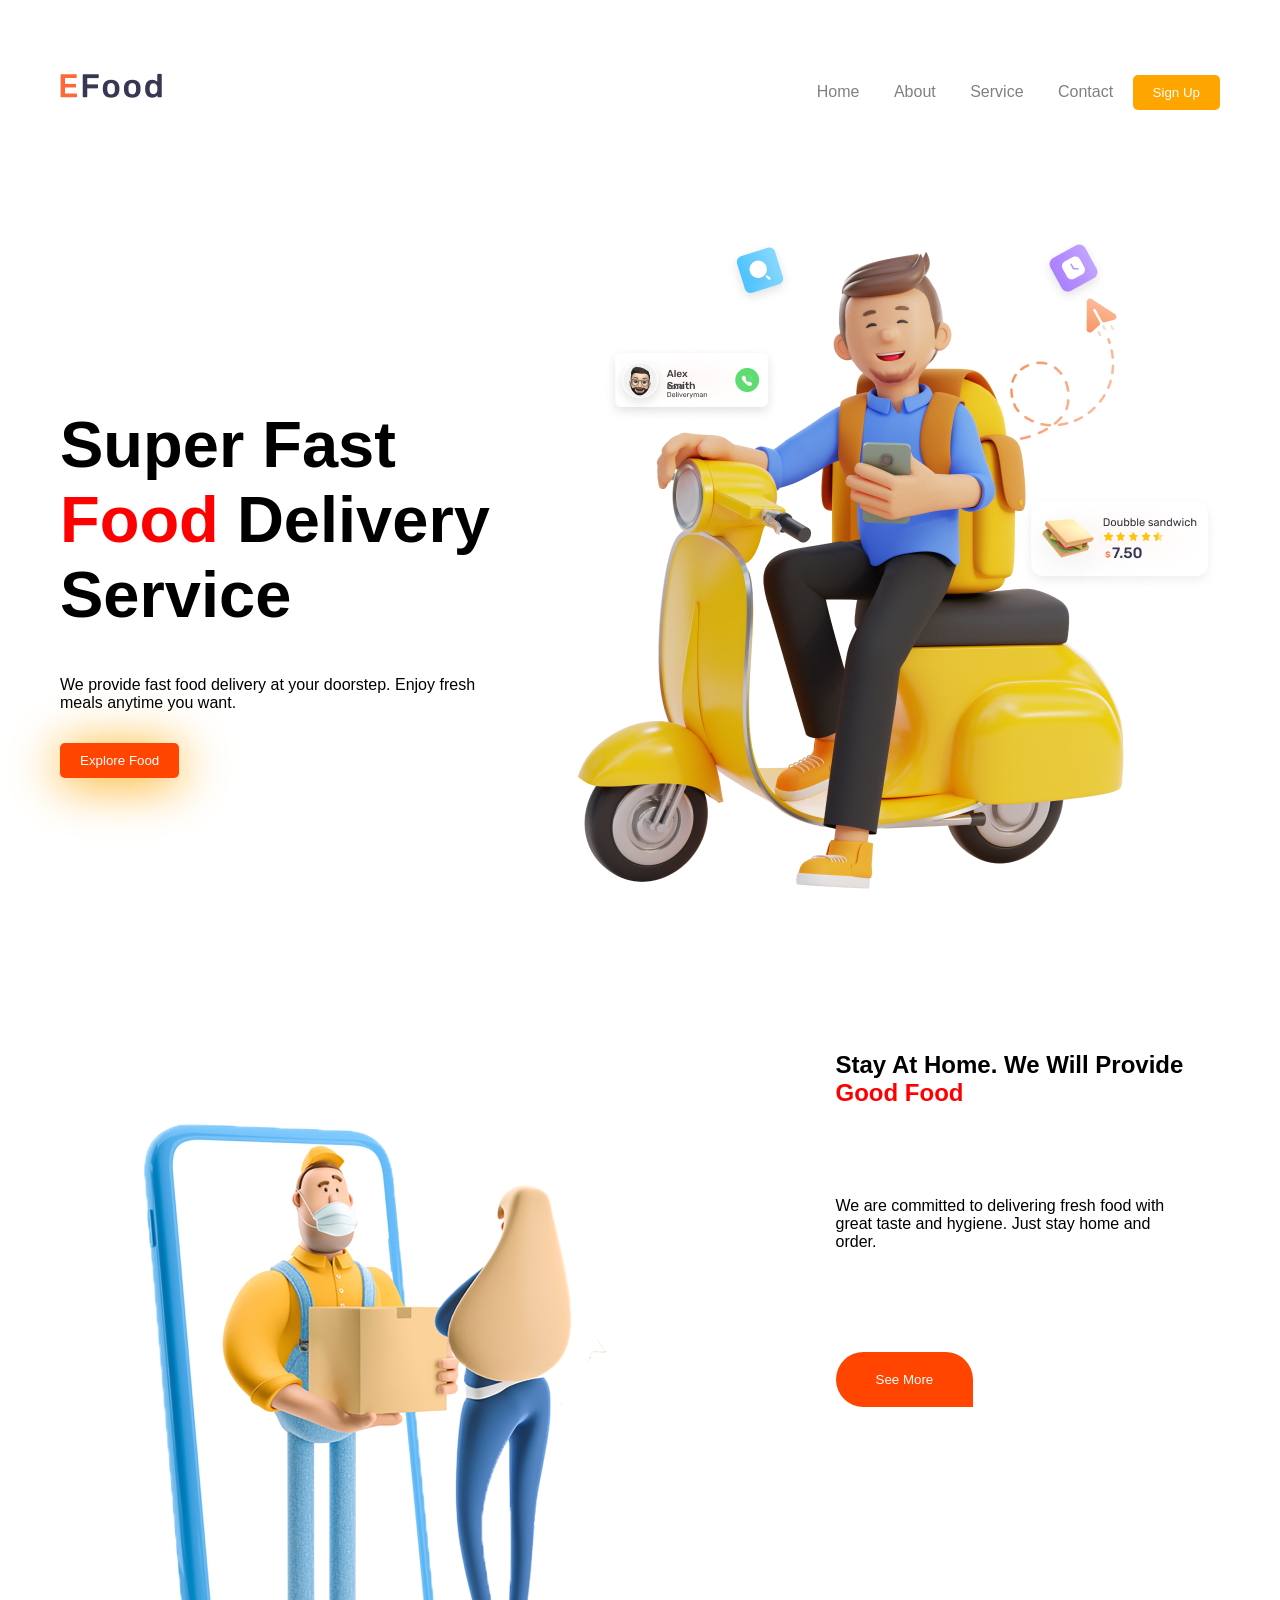
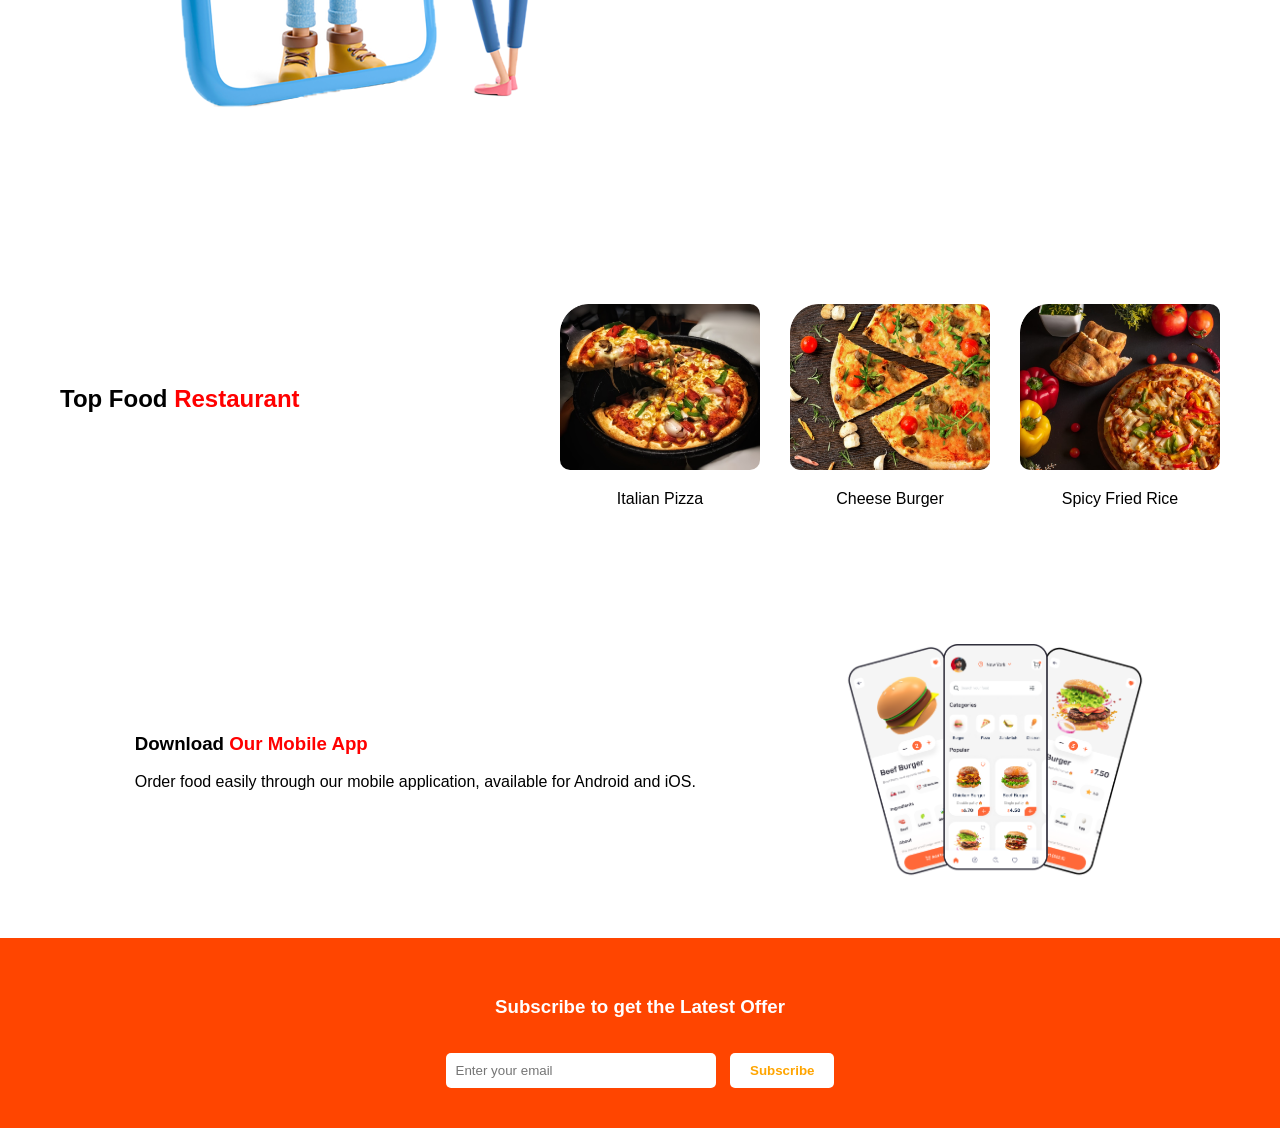
<file: index.html>
<!DOCTYPE html>
<html lang="en">

<head>
    <meta charset="UTF-8">
    <title>Document</title>
    <link rel="stylesheet" href="./lesson.css">
</head>

<body>
    <div class="container">

        <div class="top">
            <img src="./EFood.png" alt="">
            <div class="nav">
                <a href="#">Home</a>
                <a href="#">About</a>
                <a href="#">Service</a>
                <a href="#">Contact</a>
                <button>Sign Up</button>
            </div>
        </div>

        <div class="hero">
            <div class="herol">
                <h1>Super Fast <span class="red">Food</span> Delivery Service</h1>
                <p>We provide fast food delivery at your doorstep. Enjoy fresh meals anytime you want.</p>
                <button>Explore Food</button>
            </div>
            <img 
                width="728px"
                height="681px"
            src="./Group 36208 1.png" alt="">
        </div>

        <div class="info">
            <img 
            width="626px"
            height="723px"
            src="./food delivery 4.png" alt="">
            <div class="itext">
                <h2 style="padding-bottom: 70px;">Stay At Home. We Will Provide <span class="red">Good Food</span></h2>
                <p style="padding-bottom: 70px;">We are committed to delivering fresh food with great taste and hygiene. Just stay home and order.</p>
                <button class="botri">See More</button>
            </div>
        </div>

        <div class="top">
            <h2>Top Food <span class="red">Restaurant</span></h2>
            <div class="list">
                <div>
                    <img src="./Rectangle 53.png" alt="">
                    <p>Italian Pizza</p>
                </div>
                <div>
                    <img src="./Rectangle 53 (1).png" alt="">
                    <p>Cheese Burger</p>
                </div>
                <div>
                    <img src="./Rectangle 53 (2).png" alt="">
                    <p>Spicy Fried Rice</p>
                </div>
            </div>
        </div>

        <div class="app">
            <div>
                <h3>Download <span class="red">Our Mobile App</span></h3>
                <p>Order food easily through our mobile application, available for Android and iOS.</p>
            </div>
            <img src="./Group 170.png" alt="">
        </div>

        <div class="subscribe">
            <h3>Subscribe to get the Latest Offer</h3>
            <form>
                <input type="email" placeholder="Enter your email">
                <button>Subscribe</button>
            </form>
        </div>

    </div>
</body>

</html>
</file>
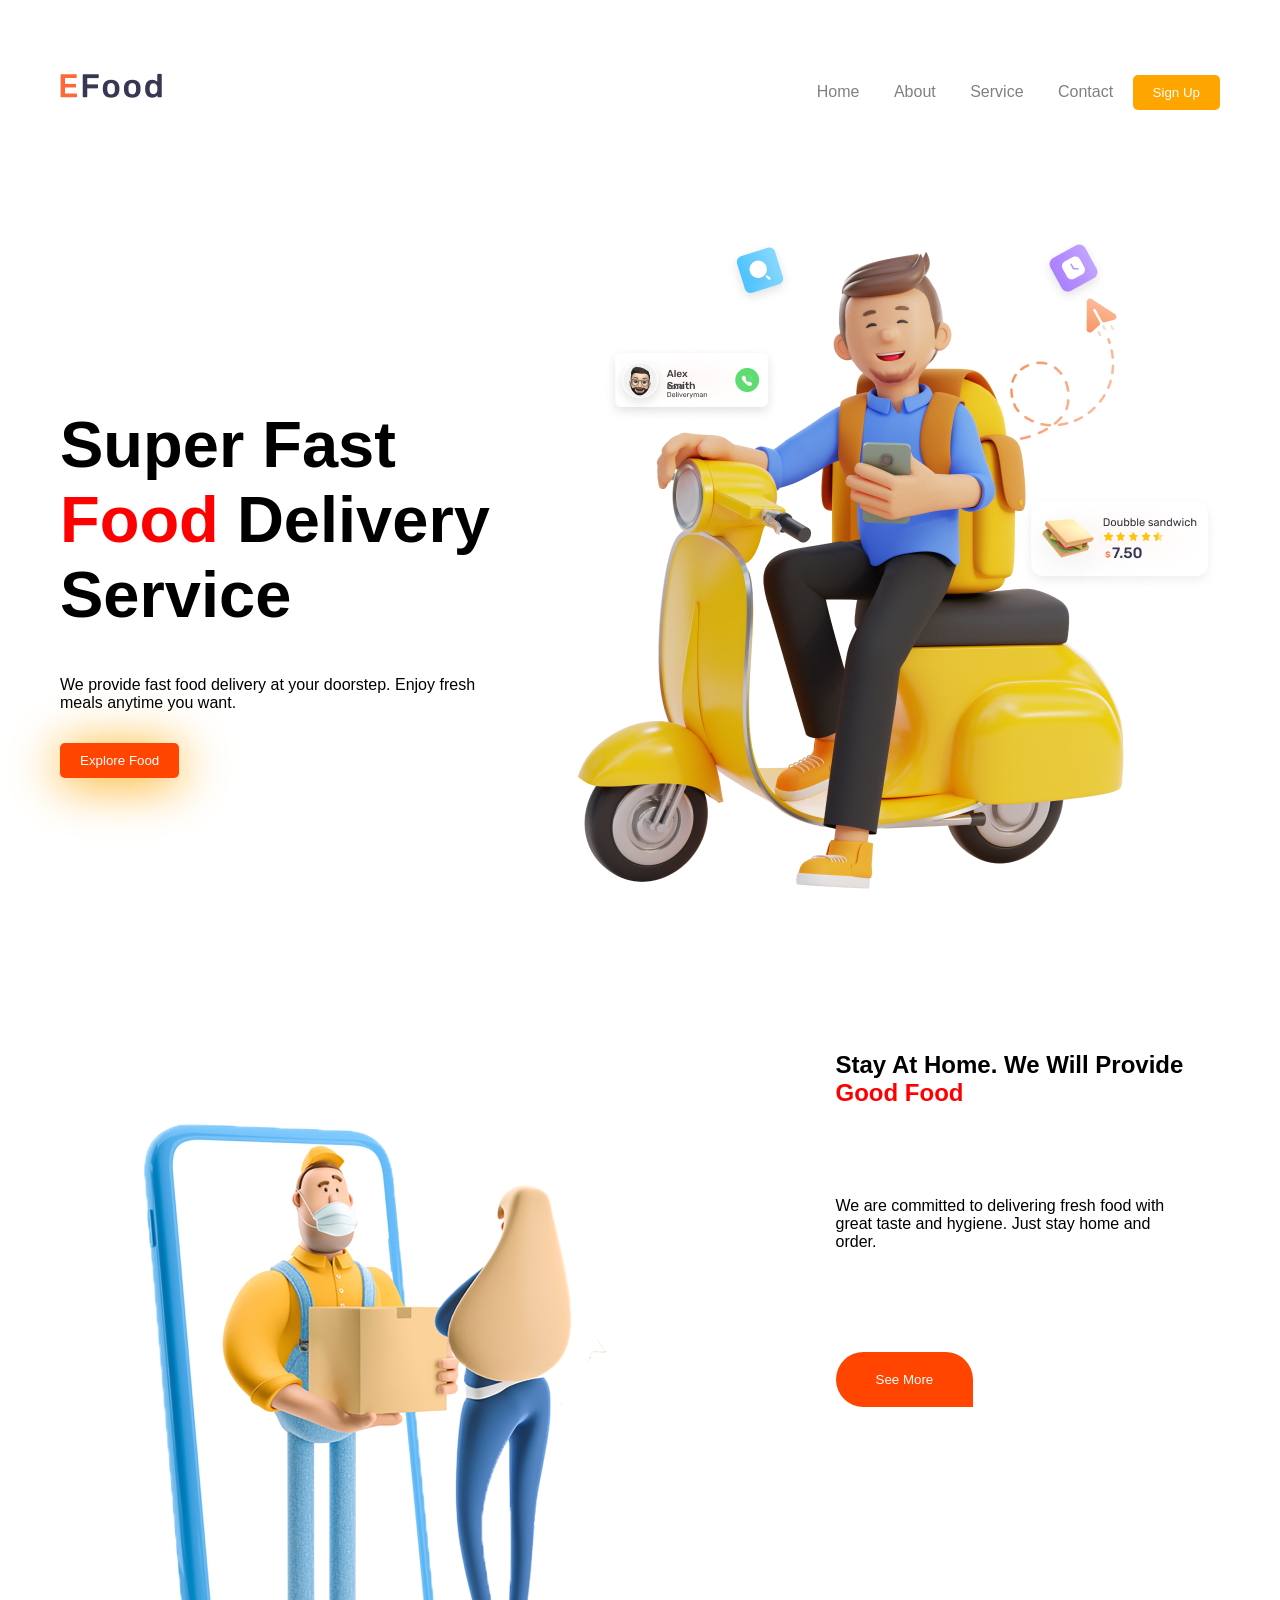
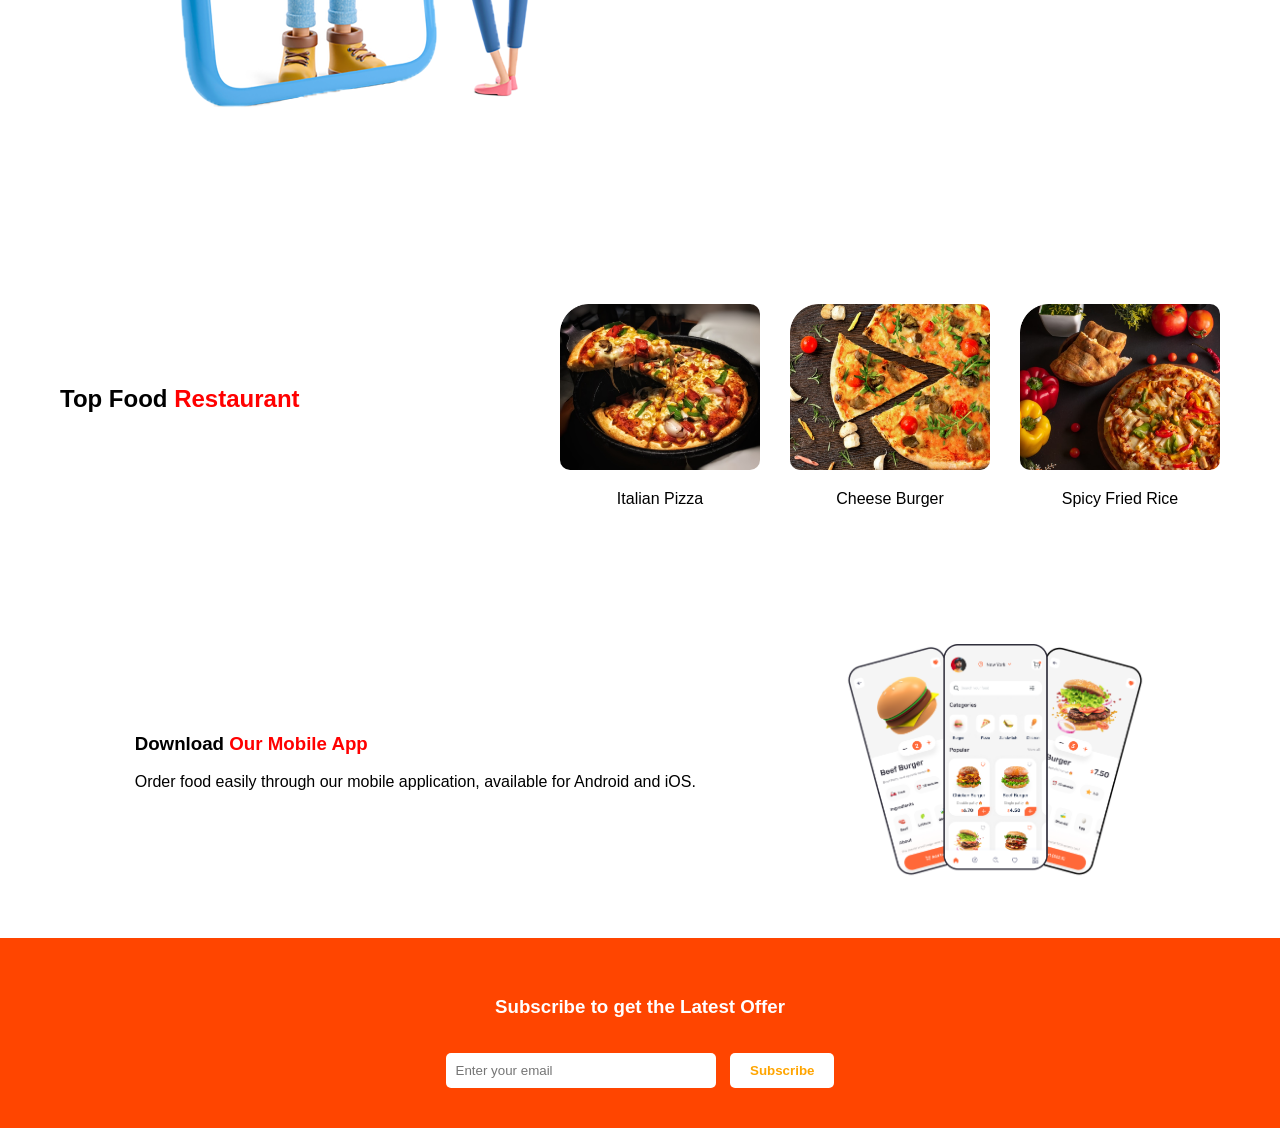
<file: lesson.html>
<!DOCTYPE html>
<html lang="en">

<head>
    <meta charset="UTF-8">
    <title>Document</title>
    <link rel="stylesheet" href="./lesson.css">
</head>

<body>
    <div class="container">

        <div class="top">
            <img src="./EFood.png" alt="">
            <div class="nav">
                <a href="#">Home</a>
                <a href="#">About</a>
                <a href="#">Service</a>
                <a href="#">Contact</a>
                <button>Sign Up</button>
            </div>
        </div>

        <div class="hero">
            <div class="herol">
                <h1>Super Fast <span class="red">Food</span> Delivery Service</h1>
                <p>We provide fast food delivery at your doorstep. Enjoy fresh meals anytime you want.</p>
                <button>Explore Food</button>
            </div>
            <img 
                width="728px"
                height="681px"
            src="./Group 36208 1.png" alt="">
        </div>

        <div class="info">
            <img 
            width="626px"
            height="723px"
            src="./food delivery 4.png" alt="">
            <div class="itext">
                <h2 style="padding-bottom: 70px;">Stay At Home. We Will Provide <span class="red">Good Food</span></h2>
                <p style="padding-bottom: 70px;">We are committed to delivering fresh food with great taste and hygiene. Just stay home and order.</p>
                <button class="botri">See More</button>
            </div>
        </div>

        <div class="top">
            <h2>Top Food <span class="red">Restaurant</span></h2>
            <div class="list">
                <div>
                    <img src="./Rectangle 53.png" alt="">
                    <p>Italian Pizza</p>
                </div>
                <div>
                    <img src="./Rectangle 53 (1).png" alt="">
                    <p>Cheese Burger</p>
                </div>
                <div>
                    <img src="./Rectangle 53 (2).png" alt="">
                    <p>Spicy Fried Rice</p>
                </div>
            </div>
        </div>

        <div class="app">
            <div>
                <h3>Download <span class="red">Our Mobile App</span></h3>
                <p>Order food easily through our mobile application, available for Android and iOS.</p>
            </div>
            <img src="./Group 170.png" alt="">
        </div>

        <div class="subscribe">
            <h3>Subscribe to get the Latest Offer</h3>
            <form>
                <input type="email" placeholder="Enter your email">
                <button>Subscribe</button>
            </form>
        </div>

    </div>
</body>

</html>
</file>
<file: lesson.css>
body {
    margin: 0;
    font-family: Arial, sans-serif;
}

.container {
    max-width: 1400px;
    margin: 0 auto;
}

.top {
    display: flex;
    justify-content: space-between;
    align-items: center;
    padding: 20px 60px;
    background-color: white;
}

.nav a {
    margin: 0 15px;
    text-decoration: none;
    color: gray;
}

.nav a:hover {
    color: orange;
}

.top button {
    background-color: orange;
    border: none;
    padding: 10px 20px;
    color: white;
    cursor: pointer;
    border-radius: 5px;
}

.hero {
    display: flex;
    justify-content: space-between;
    align-items: center;
    padding: 60px;
}
.hero button{
    box-shadow: 0 5px 50px 0 orange;
}

.herol {
    max-width: 50%;
}
.herol h1{
    font-size: 65px;
}

.red {
    color: red;
}

button {
    margin-top: 15px;
    padding: 10px 20px;
    background-color: orangered;
    color: white;
    border: none;
    border-radius: 5px;
    cursor: pointer;
}

.info {
    display: flex;
    padding: 60px;
    gap: 40px;
    justify-content: space-around;
}

.itext {
    max-width: 30%;
    flex-direction: column;
    height: max-content;
    justify-content: space-between;
    
}

.botri {
    border-radius: 50px;
    border-bottom-right-radius: 0;
    padding: 20px 40px;
}

.top {
    padding: 60px;
    text-align: center;
}

.list {
    display: flex;
    justify-content: center;
    gap: 30px;
    margin-top: 30px;
}

.list img {
    width: 200px;
    border-radius: 10px;
}

.app {
    display: flex;
    justify-content: space-around;
    align-items: center;
    padding: 60px;
}

.app img {
    width: 300px;
}

.subscribe {
    background-color: orangered;
    color: white;
    text-align: center;
    padding: 40px;
}

.subscribe form {
    margin-top: 20px;
}

.subscribe input {
    padding: 10px;
    width: 250px;
    border: none;
    border-radius: 5px;
}

.subscribe button {
    padding: 10px 20px;
    margin-left: 10px;
    border: none;
    background-color: white;
    color: orange;
    font-weight: bold;
    border-radius: 5px;
    cursor: pointer;
}
</file>
